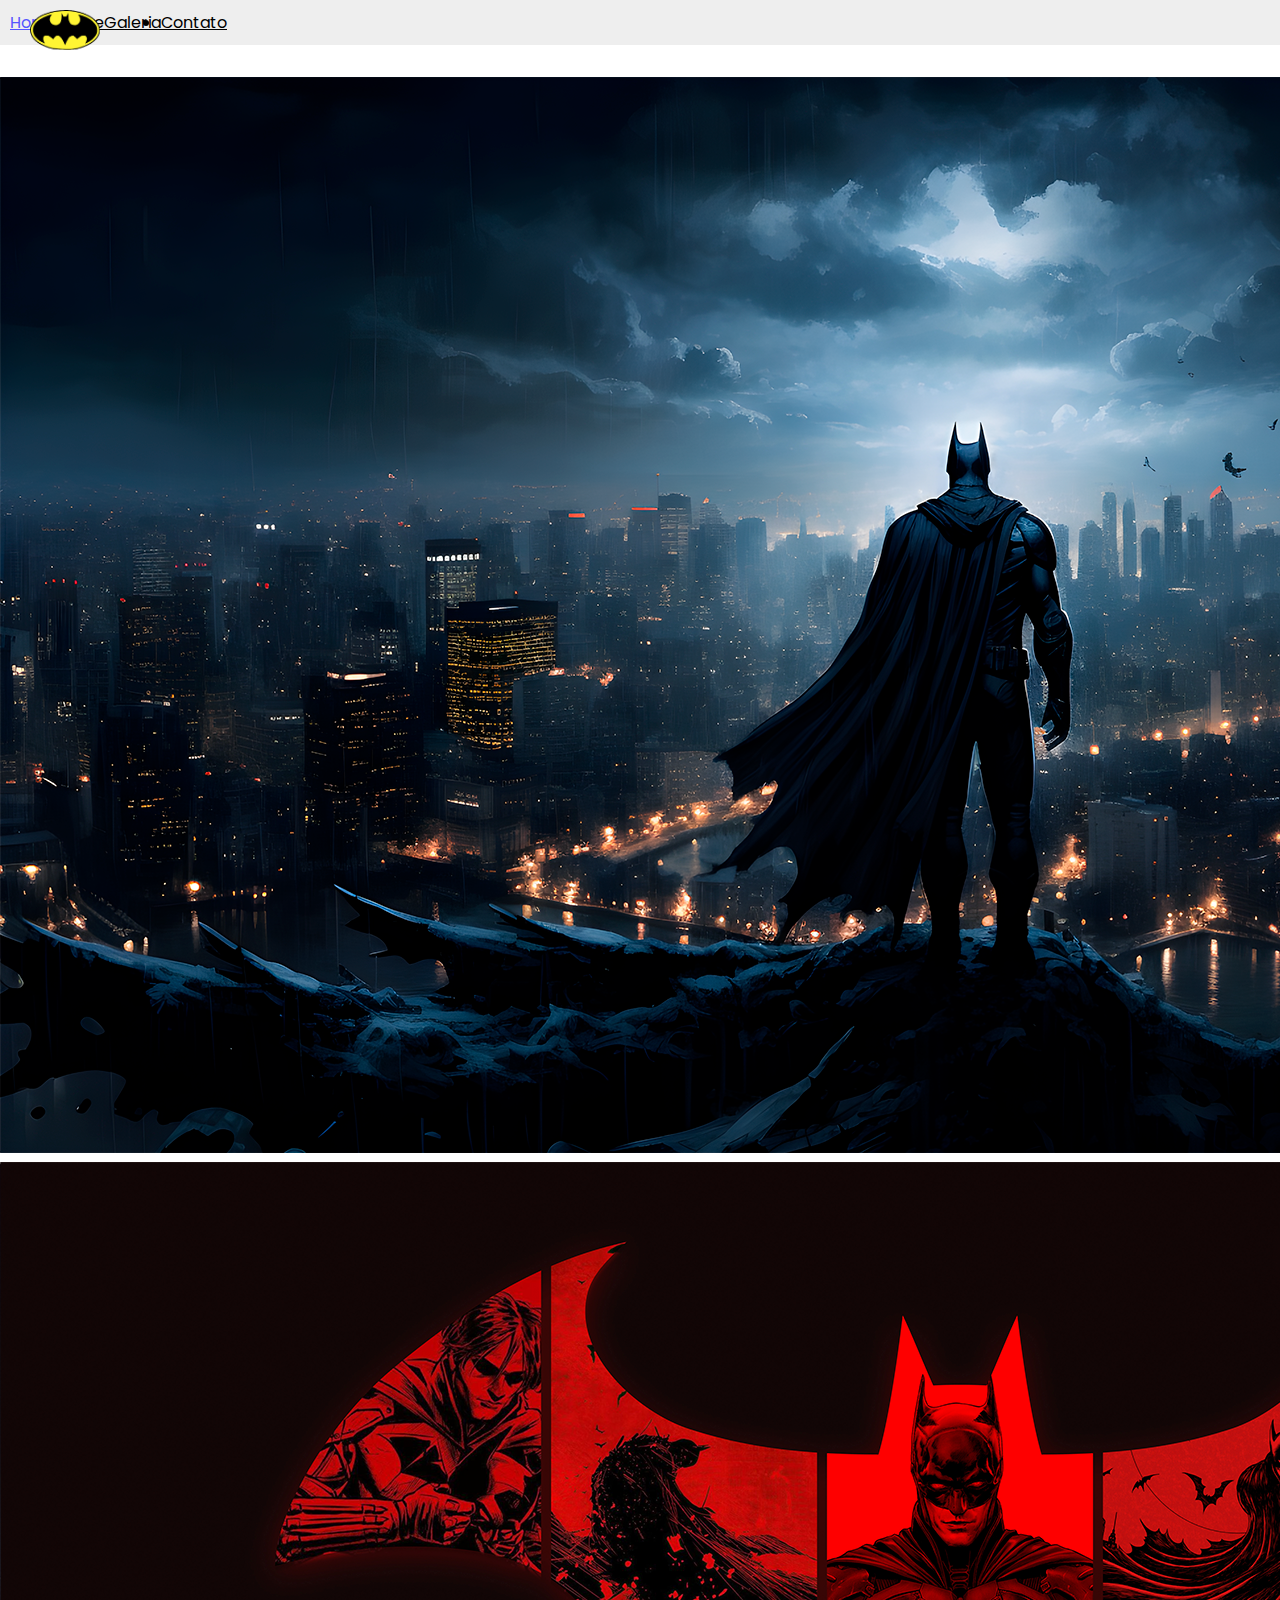
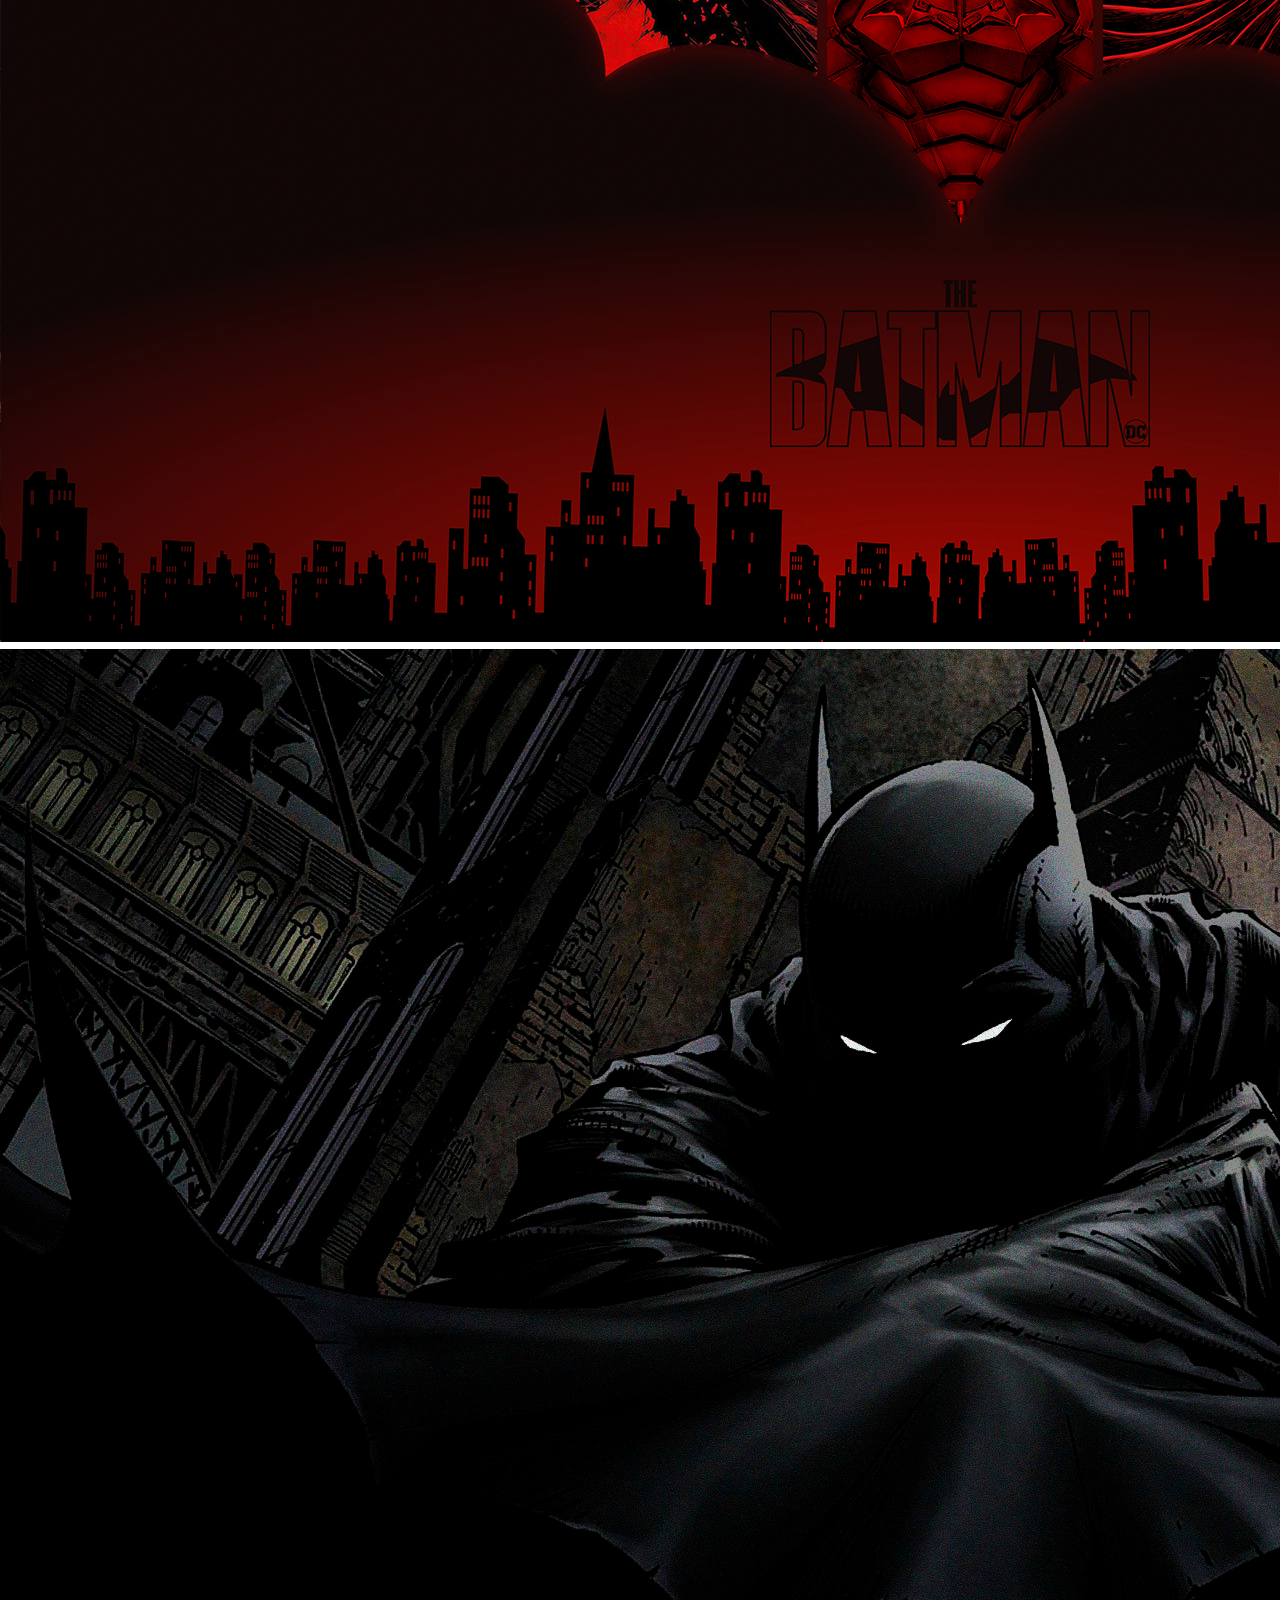
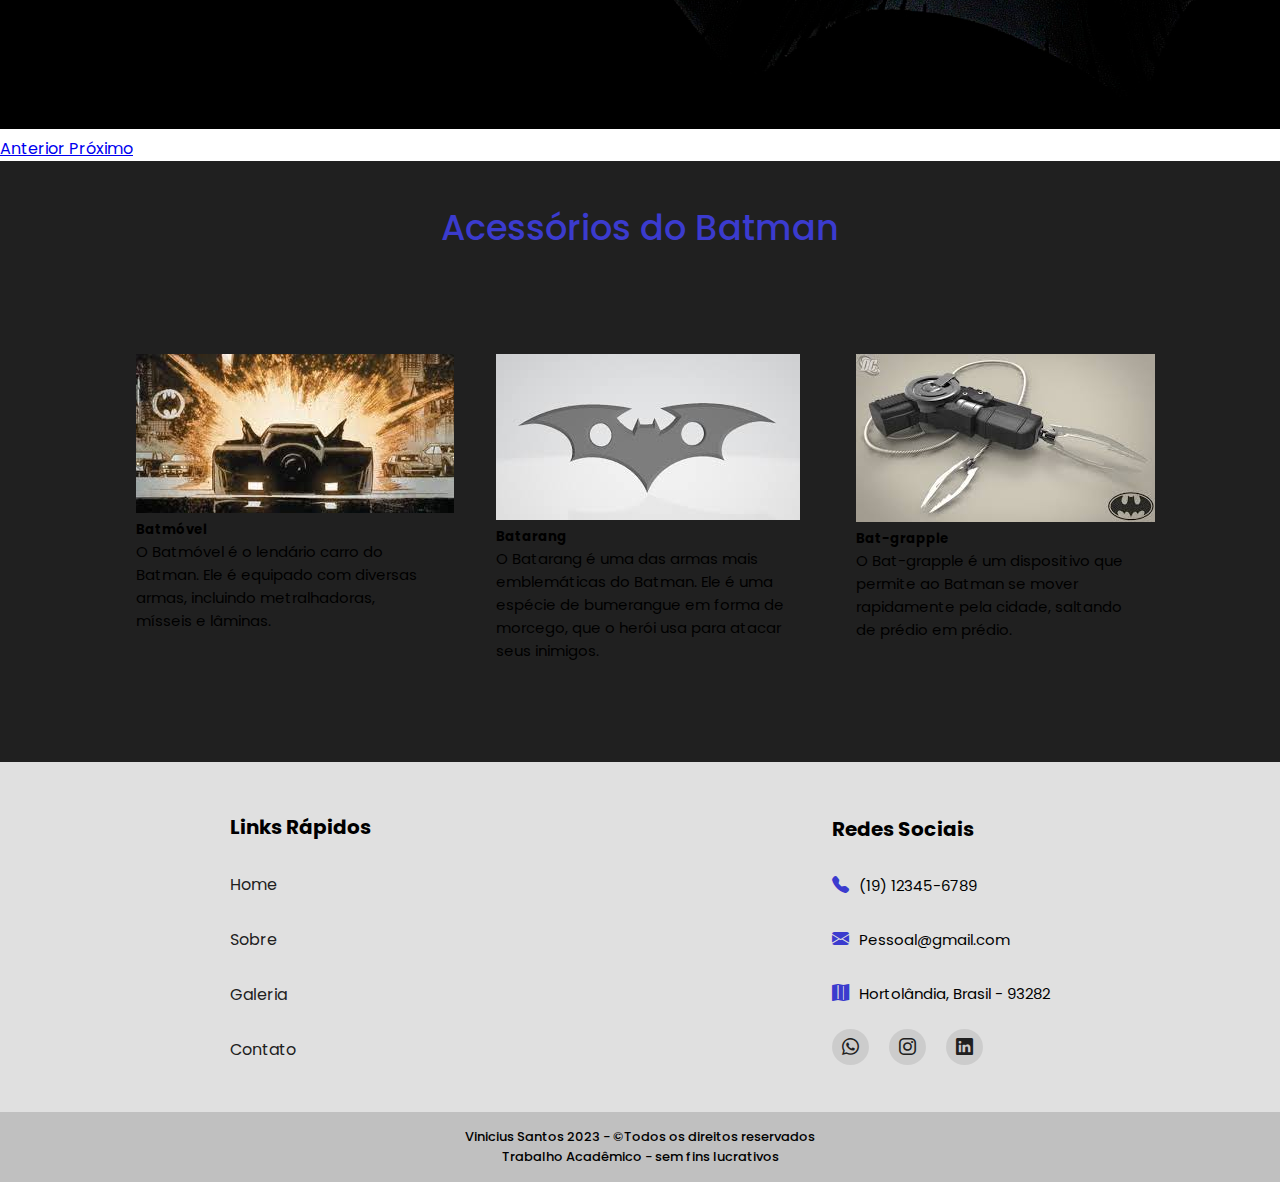
<file: index.html>
<!DOCTYPE html>
<html lang="pt-br">

<head>
    <!-- Meta tags Obrigatórias -->
    <meta charset="utf-8">
    <meta name="viewport" content="width=device-width, initial-scale=1, shrink-to-fit=no">
    <link rel="icon" type="image\jpg" href="img/icon-1.png">
    <link rel="stylesheet" href="style.css">
    <!-- Bootstrap CSS -->
    <link rel="stylesheet" href="https://stackpath.bootstrapcdn.com/bootstrap/4.1.3/css/bootstrap.min.css"
        integrity="sha384-MCw98/SFnGE8fJT3GXwEOngsV7Zt27NXFoaoApmYm81iuXoPkFOJwJ8ERdknLPMO" crossorigin="anonymous">

    <link rel="stylesheet" href="https://cdn.jsdelivr.net/npm/bootstrap-icons@1.11.1/font/bootstrap-icons.css">
    <script src="script.js"></script>
    <title>Home | Batman</title>
</head>

<body>
    <!--navbar------------------------------------------>
    <a href="index.html"><img src="img/icon-2.png" width="70px" height="40px" id="img-2"></a>
    <ul class="nav justify-content-end">
        <li class="nav-item">
            <a class="nav-link active" href="index.html">Home</a>
        </li>
        <li class="nav-item">
            <a class="nav-link" href="sobre.html">Sobre</a>
        </li>
        <li class="nav-item">
            <a class="nav-link" href="galeria.html">Galeria</a>
        </li>
        <li class="nav-item">
            <a class="nav-link" href="contato.html">Contato</a>
        </li>
    </ul>

    <!--Carroussel--------------------------------------------------->

    <div id="carouselExampleIndicators" class="carousel slide" data-ride="carousel">
        <ol class="carousel-indicators">
            <li data-target="#carouselExampleIndicators" data-slide-to="0" class="active"></li>
            <li data-target="#carouselExampleIndicators" data-slide-to="1"></li>
            <li data-target="#carouselExampleIndicators" data-slide-to="2"></li>
        </ol>
        <div class="carousel-inner">
            <div class="carousel-item active">
                <img class="d-block w-100" src="img/carrossel-1.png" alt="Primeiro Slide">
            </div>
            <div class="carousel-item">
                <img class="d-block w-100" src="img/carrossel-2.png" alt="Segundo Slide">
            </div>
            <div class="carousel-item">
                <img class="d-block w-100" src="img/carrossel-3.png" alt="Terceiro Slide">
            </div>
        </div>
        <a class="carousel-control-prev" href="#carouselExampleIndicators" role="button" data-slide="prev">
            <span class="carousel-control-prev-icon" aria-hidden="true"></span>
            <span class="sr-only">Anterior</span>
        </a>
        <a class="carousel-control-next" href="#carouselExampleIndicators" role="button" data-slide="next">
            <span class="carousel-control-next-icon" aria-hidden="true"></span>
            <span class="sr-only">Próximo</span>
        </a>
    </div>

    <!--Cards-------------------------------------------------------------->
    <div class="cards">
        <h1 class="info-acessorios">Acessórios do Batman</h1>
        <div class="alin-cards">
            <div class="card" style="width: 18rem;">
                <img class="card-img-top" src="img/batmóvel.jpg" alt="Imagem de capa do card">
                <div class="card-body">
                    <h5 class="card-title">Batmóvel</h5>
                    <p class="card-text">O Batmóvel é o lendário carro do Batman. Ele é equipado com diversas armas,
                        incluindo metralhadoras, mísseis e lâminas.</p>
                </div>
            </div>
            <div class="card" style="width: 18rem;">
                <img class="card-img-top" src="img/batarang.jpg" alt="Imagem de capa do card">
                <div class="card-body">
                    <h5 class="card-title">Batarang</h5>
                    <p class="card-text">O Batarang é uma das armas mais emblemáticas do Batman. Ele é uma espécie de
                        bumerangue em forma de morcego, que o herói usa para atacar seus inimigos.
                    </p>
                </div>
            </div>
            <div class="card" style="width: 18rem;">
                <img class="card-img-top" src="img/Bat-grapple.jpg" alt="Imagem de capa do card">
                <div class="card-body">
                    <h5 class="card-title">Bat-grapple</h5>
                    <p class="card-text">O Bat-grapple é um dispositivo que permite ao Batman se mover rapidamente pela
                        cidade, saltando de prédio em prédio.</p>
                </div>
            </div>
        </div>
    </div>
    <!--Footer-->
    <div id="sobe">
        <a href="#">
            <div class="container-sobe">
                <i class="bi bi-arrow-up-short"></i>
            </div>
        </a>
    </div>
    <footer class="footer">
        <div class="navbar-radape">
            <h1>Links Rápidos</h1>
            <a href="index.html">Home</a>
            <a href="sobre.html">Sobre</a>
            <a href="galeria.html">Galeria</a>
            <a href="contato.html">Contato</a>
        </div>
        <div class="navbar-socials">
            <h1>Redes Sociais</h1>
            <h4><i class="bi bi-telephone-fill"></i>(19) 12345-6789</h4>
            <h4><i class="bi bi-envelope-fill"></i>Pessoal@gmail.com</h4>
            <h4><i class="bi bi-map-fill"></i>Hortolândia, Brasil - 93282</h4>
            <div class="box-icons-sociais">
                <a
                    href="https://wa.me/5519989698686?text=Fiquei+interessado%28a%29+com+seu+trabalho%2C+e+queria+saber+mais+como+voc%C3%AA%2C+como+desenvolvedor+Front-End"><i
                        class="bi bi-whatsapp"></i></a>
                <a href="https://www.instagram.com/migliaccio_s2/"><i class="bi bi-instagram"></i></a>
                <a href="https://www.linkedin.com/in/vinicius-santos-47295828b"><i class="bi bi-linkedin"></i></a>
            </div>
        </div>
    </footer>
    <div class="footer-low">
        <h5 class="text-footer">
            Vinicius Santos 2023 - &copyTodos os direitos reservados
            <br>Trabalho Acadêmico - sem fins lucrativos
        </h5>
    </div>

    <!-- JavaScript (Opcional) -->
    <!-- jQuery primeiro, depois Popper.js, depois Bootstrap JS -->
    <script src="https://code.jquery.com/jquery-3.3.1.slim.min.js"
        integrity="sha384-q8i/X+965DzO0rT7abK41JStQIAqVgRVzpbzo5smXKp4YfRvH+8abtTE1Pi6jizo"
        crossorigin="anonymous"></script>
    <script src="https://cdnjs.cloudflare.com/ajax/libs/popper.js/1.14.3/umd/popper.min.js"
        integrity="sha384-ZMP7rVo3mIykV+2+9J3UJ46jBk0WLaUAdn689aCwoqbBJiSnjAK/l8WvCWPIPm49"
        crossorigin="anonymous"></script>
    <script src="https://stackpath.bootstrapcdn.com/bootstrap/4.1.3/js/bootstrap.min.js"
        integrity="sha384-ChfqqxuZUCnJSK3+MXmPNIyE6ZbWh2IMqE241rYiqJxyMiZ6OW/JmZQ5stwEULTy"
        crossorigin="anonymous"></script>
</body>

</html>
</file>
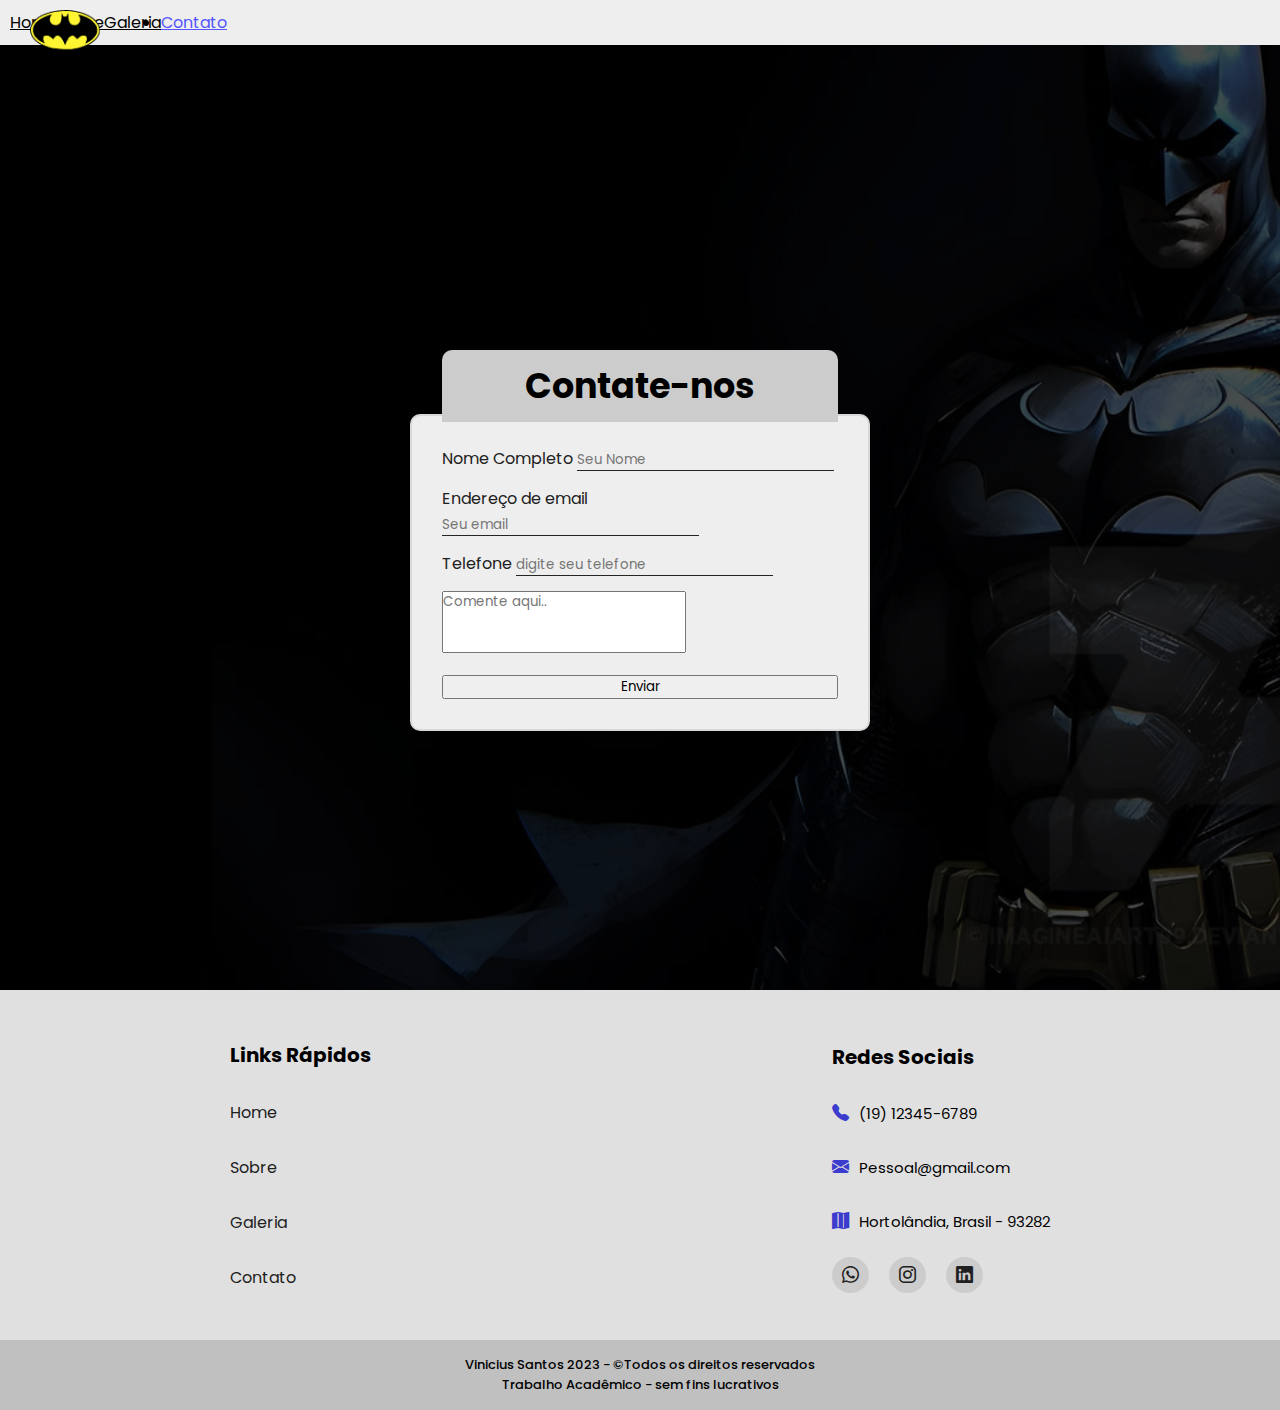
<file: contato.html>
<!DOCTYPE html>
<html lang="pt-br">

<head>
    <!-- Meta tags Obrigatórias -->
    <meta charset="utf-8">
    <meta name="viewport" content="width=device-width, initial-scale=1, shrink-to-fit=no">
    <link rel="icon" type="image\jpg" href="img/icon-1.png">
    <link rel="stylesheet" href="style.css">
    <script src="script.js"></script>
    <!-- Bootstrap CSS -->
    <link rel="stylesheet" href="https://stackpath.bootstrapcdn.com/bootstrap/4.1.3/css/bootstrap.min.css"
        integrity="sha384-MCw98/SFnGE8fJT3GXwEOngsV7Zt27NXFoaoApmYm81iuXoPkFOJwJ8ERdknLPMO" crossorigin="anonymous">

    <link rel="stylesheet" href="https://cdn.jsdelivr.net/npm/bootstrap-icons@1.11.1/font/bootstrap-icons.css">

    <title>Contato | Batman</title>
</head>

<body>
    <!--navbar------------------------------------------>
    <a href="index.html"><img src="img/icon-2.png" width="70px" height="40px" id="img-2"></a>
    <ul class="nav justify-content-end">
        <li class="nav-item">
            <a class="nav-link" href="index.html">Home</a>
        </li>
        <li class="nav-item">
            <a class="nav-link" href="sobre.html">Sobre</a>
        </li>
        <li class="nav-item">
            <a class="nav-link" href="galeria.html">Galeria</a>
        </li>
        <li class="nav-item">
            <a class="nav-link active" href="contato.html">Contato</a>
        </li>
    </ul>
    <!--Section-->
    <section id="section">
        <div class="imagem-background">
            <img src="img/Batman-Background-2.jpg" id="bg-img">
        </div>
        <div id="content">
            <h1>Contate-nos</h1>
            <form name="form1" action="index.html" method="get">
                <div class="form-group">
                    <label for="exampleInputEmail1">Nome Completo</label>
                    <input type="text" name="nome" class="form-control" id="exampleInputnome1"
                        aria-describedby="emailHelp" placeholder="Seu Nome">
                </div>
                <div class="form-group">
                    <label for="exampleInputEmail1">Endereço de email</label>
                    <input type="text" n name="email" class="form-control" id="exampleInputEmail1"
                        aria-describedby="emailHelp" placeholder="Seu email">
                </div>
                <div class="form-group">
                    <label for="exampleInputPassword1">Telefone</label>
                    <input type="text" name="telefone" class="form-control" id="exampleInputtelefone1"
                        placeholder="digite seu telefone">
                </div>
                <div class="form-group">

                    <textarea class="form-control" id="exampleFormControlTextarea1" placeholder="Comente aqui.."
                        rows="3"></textarea>
                </div>

                <button type="submit" class="btn btn-primary" onclick="return validar()" value="Enviar">Enviar</button>
            </form>
        </div>
    </section>
    <!--Footer-->
    <div id="sobe">
        <a href="#">
            <div class="container-sobe">
                <i class="bi bi-arrow-up-short"></i>
            </div>
        </a>
    </div>
    <footer class="footer">
        <div class="navbar-radape">
            <h1>Links Rápidos</h1>
            <a href="index.html">Home</a>
            <a href="sobre.html">Sobre</a>
            <a href="galeria.html">Galeria</a>
            <a href="contato.html">Contato</a>
        </div>
        <div class="navbar-socials">
            <h1>Redes Sociais</h1>
            <h4><i class="bi bi-telephone-fill"></i>(19) 12345-6789</h4>
            <h4><i class="bi bi-envelope-fill"></i>Pessoal@gmail.com</h4>
            <h4><i class="bi bi-map-fill"></i>Hortolândia, Brasil - 93282</h4>
            <div class="box-icons-sociais">
                <a
                    href="https://wa.me/5519989698686?text=Fiquei+interessado%28a%29+com+seu+trabalho%2C+e+queria+saber+mais+como+voc%C3%AA%2C+como+desenvolvedor+Front-End"><i
                        class="bi bi-whatsapp"></i></a>
                <a href="https://www.instagram.com/migliaccio_s2/"><i class="bi bi-instagram"></i></a>
                <a href="https://www.linkedin.com/in/vinicius-santos-47295828b"><i class="bi bi-linkedin"></i></a>
            </div>
        </div>
    </footer>
    <div class="footer-low">
        <h5 class="text-footer">
            Vinicius Santos 2023 - &copyTodos os direitos reservados
            <br>Trabalho Acadêmico - sem fins lucrativos
        </h5>
    </div>

    <!-- JavaScript (Opcional) -->
    <!-- jQuery primeiro, depois Popper.js, depois Bootstrap JS -->
    <script src="https://code.jquery.com/jquery-3.3.1.slim.min.js"
        integrity="sha384-q8i/X+965DzO0rT7abK41JStQIAqVgRVzpbzo5smXKp4YfRvH+8abtTE1Pi6jizo"
        crossorigin="anonymous"></script>
    <script src="https://cdnjs.cloudflare.com/ajax/libs/popper.js/1.14.3/umd/popper.min.js"
        integrity="sha384-ZMP7rVo3mIykV+2+9J3UJ46jBk0WLaUAdn689aCwoqbBJiSnjAK/l8WvCWPIPm49"
        crossorigin="anonymous"></script>
    <script src="https://stackpath.bootstrapcdn.com/bootstrap/4.1.3/js/bootstrap.min.js"
        integrity="sha384-ChfqqxuZUCnJSK3+MXmPNIyE6ZbWh2IMqE241rYiqJxyMiZ6OW/JmZQ5stwEULTy"
        crossorigin="anonymous"></script>
</body>

</html>
</file>
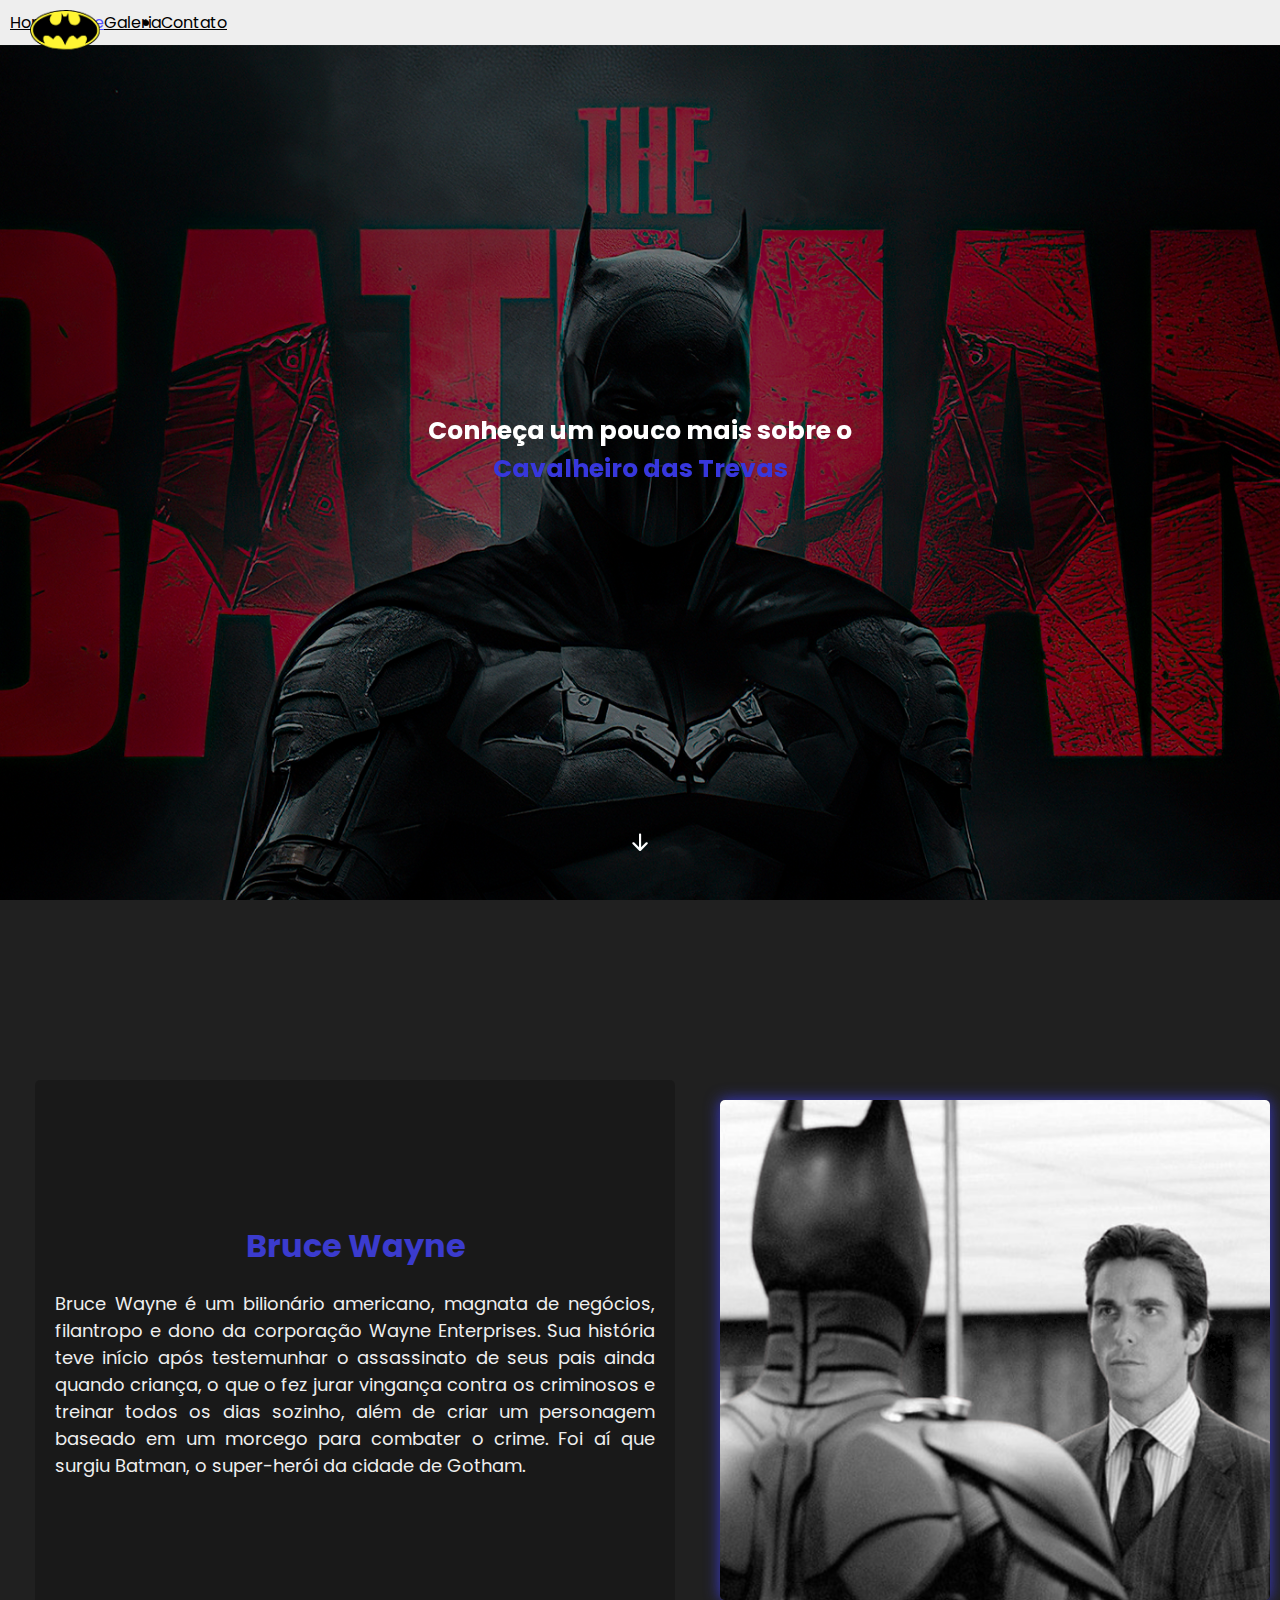
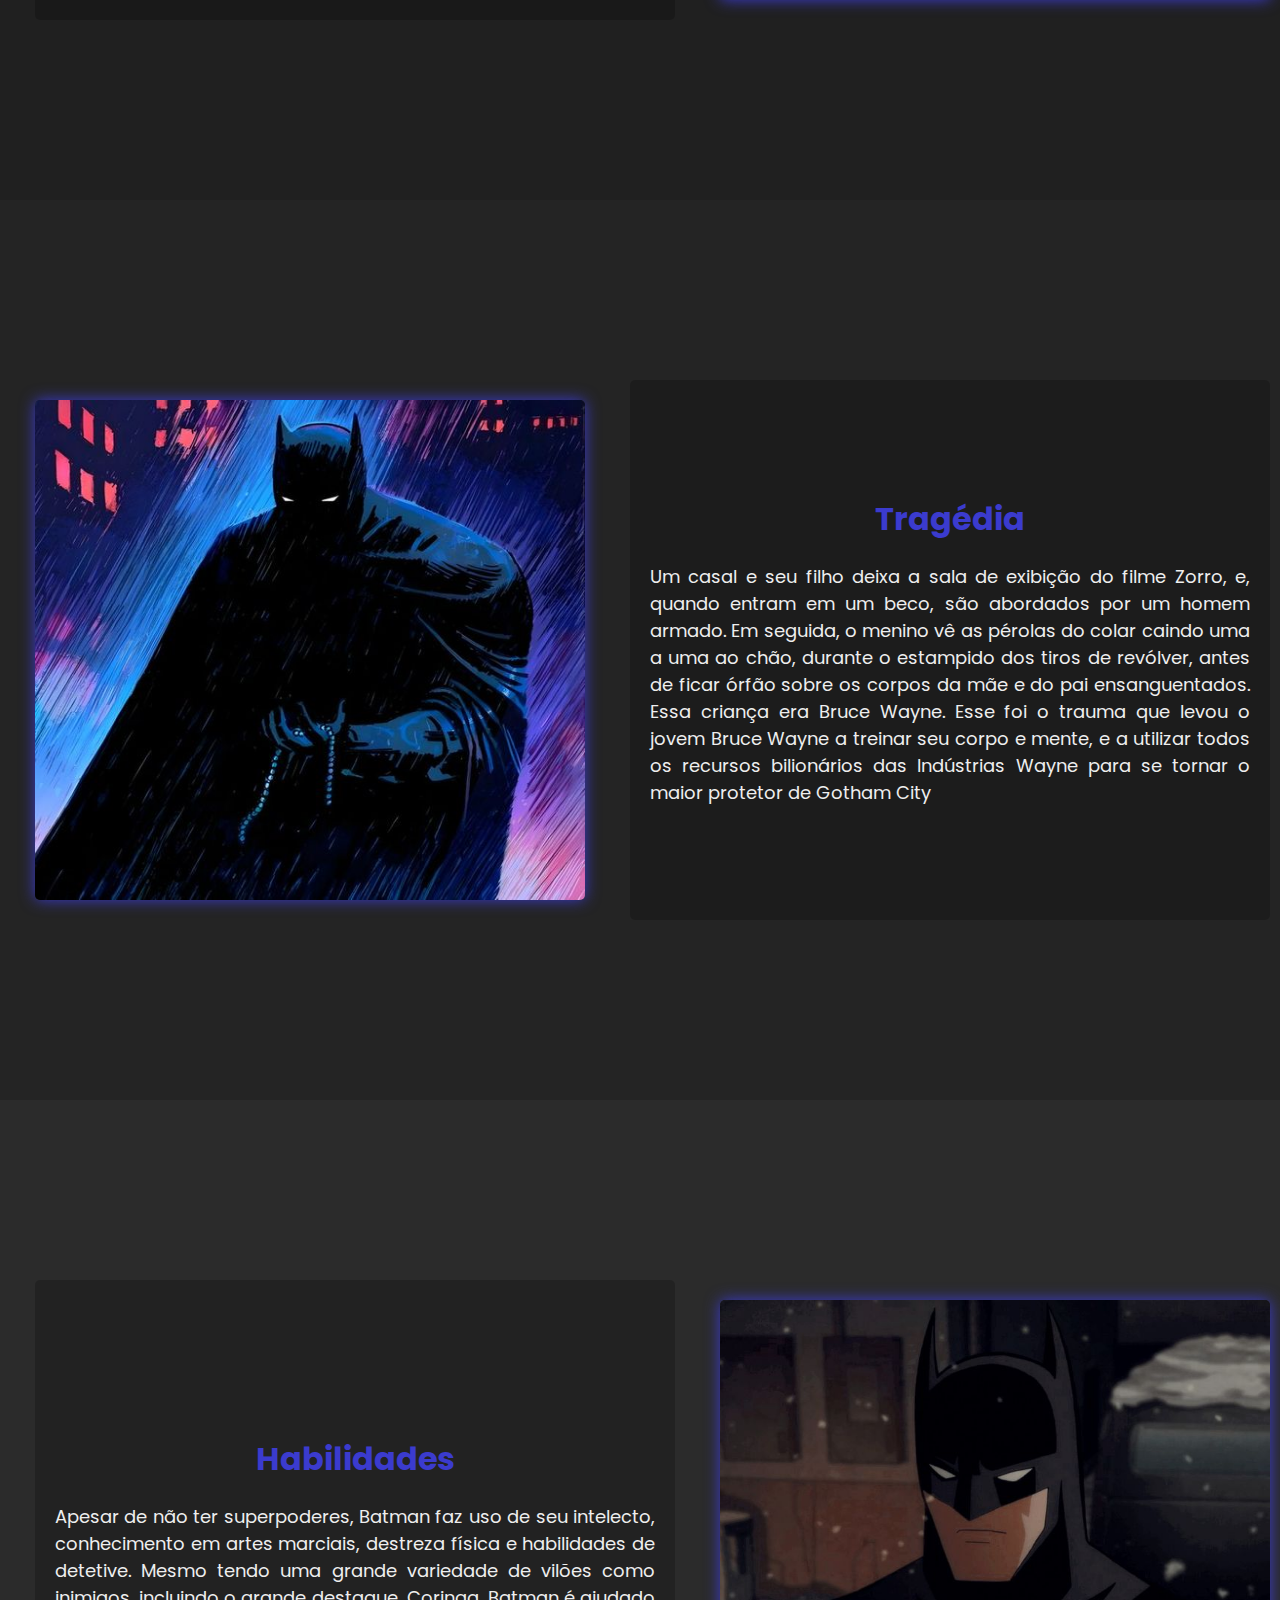
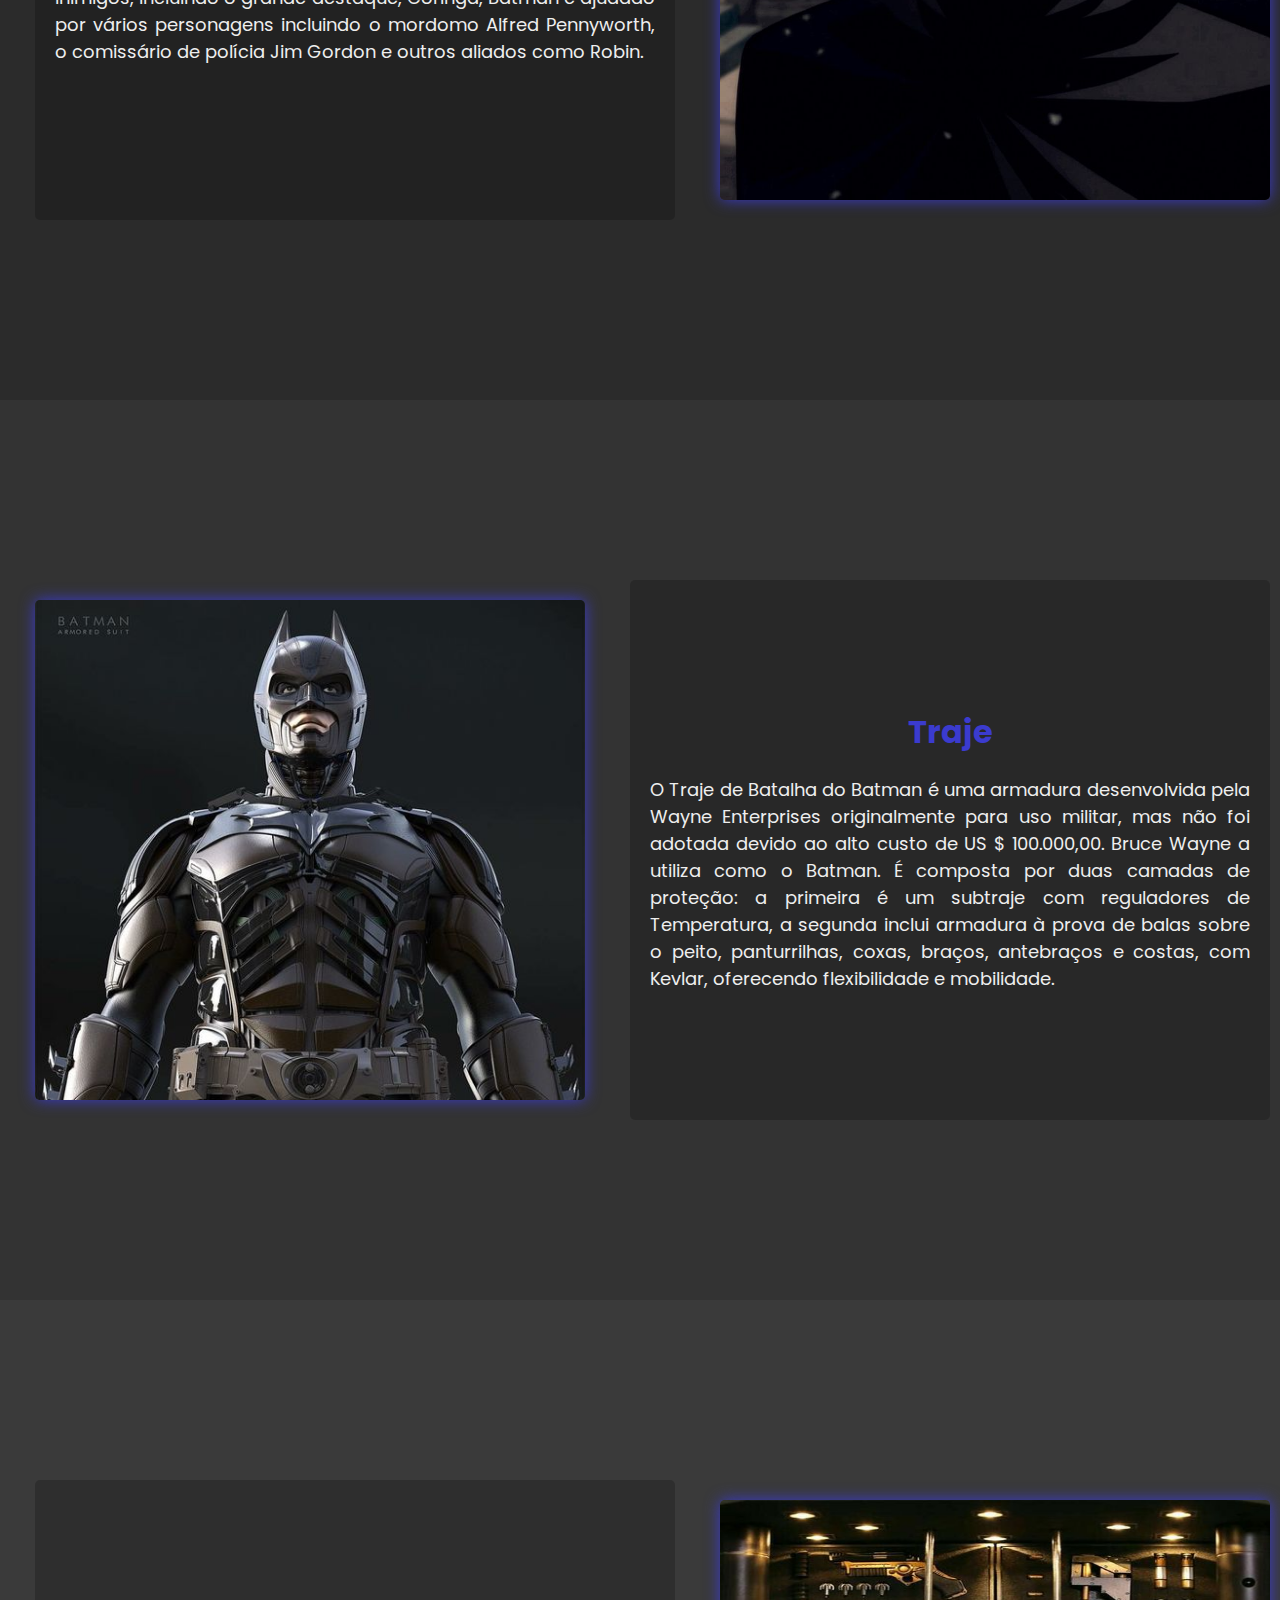
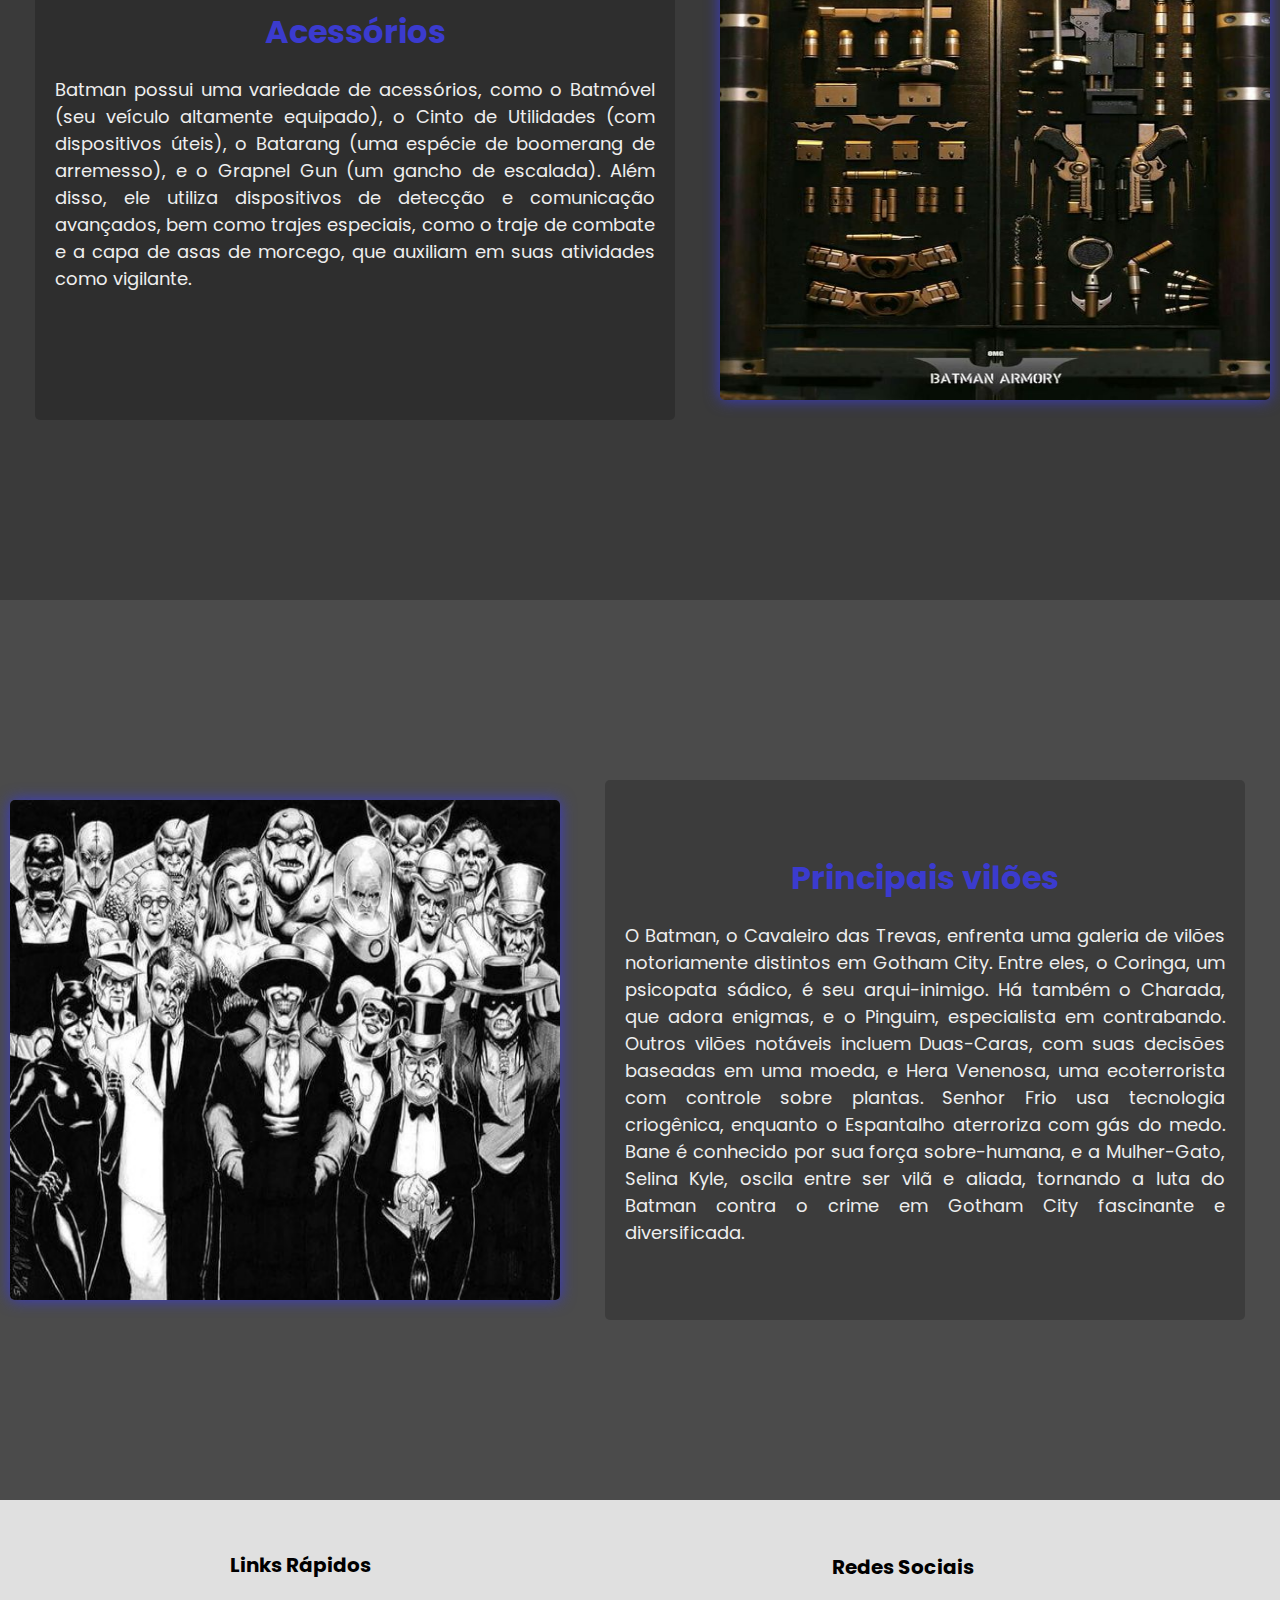
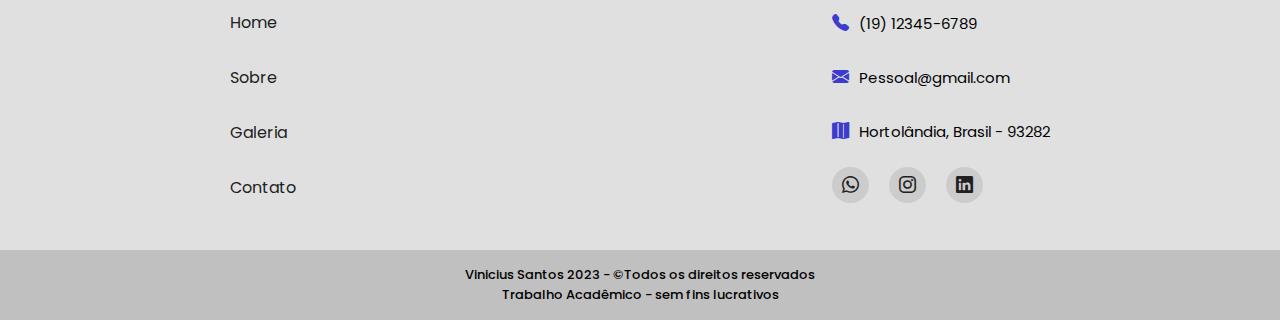
<file: sobre.html>
<!DOCTYPE html>
<html lang="pt-br">

<head>
    <!-- Meta tags Obrigatórias -->
    <meta charset="utf-8">
    <meta name="viewport" content="width=device-width, initial-scale=1, shrink-to-fit=no">
    <link rel="icon" type="image\jpg" href="img/icon-1.png">
    <link rel="stylesheet" href="style.css">
    <!-- Bootstrap CSS -->
    <link rel="stylesheet" href="https://stackpath.bootstrapcdn.com/bootstrap/4.1.3/css/bootstrap.min.css"
        integrity="sha384-MCw98/SFnGE8fJT3GXwEOngsV7Zt27NXFoaoApmYm81iuXoPkFOJwJ8ERdknLPMO" crossorigin="anonymous">

    <link rel="stylesheet" href="https://cdn.jsdelivr.net/npm/bootstrap-icons@1.11.1/font/bootstrap-icons.css">
    <script src="script.js"></script>
    <title>Conheça mais sobre Batman | Batman</title>
</head>

<body>

    <!--navbar------------------------------------------>
    <a href="index.html"><img src="img/icon-2.png" width="70px" height="40px" id="img-2"></a>
    <ul class="nav justify-content-end">
        <li class="nav-item">
            <a class="nav-link" href="index.html">Home</a>
        </li>
        <li class="nav-item">
            <a class="nav-link active" href="sobre.html">Sobre</a>
        </li>
        <li class="nav-item">
            <a class="nav-link" href="galeria.html">Galeria</a>
        </li>
        <li class="nav-item">
            <a class="nav-link" href="contato.html">Contato</a>
        </li>
    </ul>

    <!--Corpo-->
    <section id="section-1">
        <div class="imagem-background-2">
            <img src="img/Sobre-background.png" id="bg-img-2">
        </div>
        <div id="content-1">
            <h2>Conheça um pouco mais sobre o <br> <span>Cavalheiro das Trevas</span></h2>
            <div class="arrow-down">
                <a href="#section-2"><i class="bi bi-arrow-down-short"></i></a>
            </div>
        </div>
    </section>

    <section class="section-2" id="section-2">

        <div class="box-1" id="box-text">
            <h1>Bruce Wayne</h1>
            <p>Bruce Wayne é um bilionário americano, magnata de negócios, filantropo e dono da corporação Wayne
                Enterprises. Sua história teve início após testemunhar o assassinato de seus pais ainda quando criança,
                o que o fez jurar vingança contra os criminosos e treinar todos os dias sozinho, além de criar um
                personagem baseado em um morcego para combater o crime. Foi aí que surgiu Batman, o super-herói da
                cidade de Gotham.</p>
        </div>

        <div class="box-2">
            <img src="img/batman-sobre-1.png" alt="">
        </div>

    </section>

    <section class="section-2" id="section-3">

        <div class="box-1">
            <img src="img/batman-sobre-2.jpg" alt="">
        </div>

        <div class="box-2" id="box-text">
            <h1>Tragédia</h1>
            <p>Um casal e seu filho deixa a sala de exibição do filme Zorro, e, quando entram em um beco, são abordados
                por um homem armado. Em seguida, o menino vê as pérolas do colar caindo uma a uma ao chão, durante o
                estampido dos tiros de revólver, antes de ficar órfão sobre os corpos da mãe e do pai ensanguentados.
                Essa criança era Bruce Wayne. Esse foi o trauma que levou o jovem Bruce Wayne a treinar seu corpo e
                mente, e a utilizar todos os recursos bilionários das Indústrias Wayne para se tornar o maior protetor
                de Gotham City</p>
        </div>
    </section>

    <section class="section-2" id="section-4">
        <div class="box-1" id="box-text">
            <h1>Habilidades</h1>
            <p>Apesar de não ter superpoderes, Batman faz uso de seu intelecto, conhecimento em artes marciais, destreza
                física e habilidades de detetive. Mesmo tendo uma grande variedade de vilões como inimigos, incluindo o
                grande destaque, Coringa, Batman é ajudado por vários personagens incluindo o mordomo Alfred Pennyworth,
                o comissário de polícia Jim Gordon e outros aliados como Robin.</p>
        </div>
        <div class="box-2">
            <img src="img/batman-sobre-3.jpg" alt="">
        </div>
    </section>
    <section class="section-2" id="section-5">
        <div class="box-1">
            <img src="img/batman-sobre-4.jpg" alt="">
        </div>
        <div class="box-2" id="box-text">
            <h1>Traje</h1>
            <p>O Traje de Batalha do Batman é uma armadura desenvolvida pela Wayne Enterprises originalmente para uso
                militar, mas não foi adotada devido ao alto custo de US $ 100.000,00. Bruce Wayne a utiliza como o
                Batman. É composta por duas camadas de proteção: a primeira é um subtraje com reguladores de
                Temperatura, a segunda inclui armadura à prova de balas sobre o peito, panturrilhas, coxas, braços,
                antebraços e costas, com Kevlar, oferecendo flexibilidade e mobilidade.</p>
        </div>
    </section>
    <section class="section-2" id="section-6">
        <div class="box-1" id="box-text">
            <h1>Acessórios</h1>
            <p>Batman possui uma variedade de acessórios, como o Batmóvel (seu veículo altamente equipado), o Cinto de
                Utilidades (com dispositivos úteis), o Batarang (uma espécie de boomerang de arremesso), e o Grapnel Gun
                (um gancho de escalada). Além disso, ele utiliza dispositivos de detecção e comunicação avançados, bem
                como trajes especiais, como o traje de combate e a capa de asas de morcego, que auxiliam em suas
                atividades como vigilante.</p>
        </div>
        <div class="box-2">
            <img src="img/batman-sobre-5.jpg" alt="">
        </div>
    </section>
    <section class="section-2" id="section-7">
        <div class="box-2">
            <img src="img/batman-sobre-6.jpg" alt="">
        </div>
        <div class="box-1" id="box-text">
            <h1>Principais vilões</h1>
            <p>O Batman, o Cavaleiro das Trevas, enfrenta uma galeria de vilões notoriamente distintos em Gotham City.
                Entre eles, o Coringa, um psicopata sádico, é seu arqui-inimigo. Há também o Charada, que adora enigmas,
                e o Pinguim, especialista em contrabando. Outros vilões notáveis incluem Duas-Caras, com suas decisões
                baseadas em uma moeda, e Hera Venenosa, uma ecoterrorista com controle sobre plantas. Senhor Frio usa
                tecnologia criogênica, enquanto o Espantalho aterroriza com gás do medo. Bane é conhecido por sua força
                sobre-humana, e a Mulher-Gato, Selina Kyle, oscila entre ser vilã e aliada, tornando a luta do Batman
                contra o crime em Gotham City fascinante e diversificada.</p>
        </div>
    </section>
    <!--Footer-->
    <div id="sobe">
        <a href="#">
            <div class="container-sobe">
                <i class="bi bi-arrow-up-short"></i>
            </div>
        </a>
    </div>
    <footer class="footer">
        <div class="navbar-radape">
            <h1>Links Rápidos</h1>
            <a href="index.html">Home</a>
            <a href="sobre.html">Sobre</a>
            <a href="galeria.html">Galeria</a>
            <a href="contato.html">Contato</a>
        </div>
        <div class="navbar-socials">
            <h1>Redes Sociais</h1>
            <h4><i class="bi bi-telephone-fill"></i>(19) 12345-6789</h4>
            <h4><i class="bi bi-envelope-fill"></i>Pessoal@gmail.com</h4>
            <h4><i class="bi bi-map-fill"></i>Hortolândia, Brasil - 93282</h4>
            <div class="box-icons-sociais">
                <a
                    href="https://wa.me/5519989698686?text=Fiquei+interessado%28a%29+com+seu+trabalho%2C+e+queria+saber+mais+como+voc%C3%AA%2C+como+desenvolvedor+Front-End"><i
                        class="bi bi-whatsapp"></i></a>
                <a href="https://www.instagram.com/migliaccio_s2/"><i class="bi bi-instagram"></i></a>
                <a href="https://www.linkedin.com/in/vinicius-santos-47295828b"><i class="bi bi-linkedin"></i></a>
            </div>
        </div>
    </footer>
    <div class="footer-low">
        <h5 class="text-footer">
            Vinicius Santos 2023 - &copyTodos os direitos reservados
            <br>Trabalho Acadêmico - sem fins lucrativos
        </h5>
    </div>
    <!-- JavaScript (Opcional) -->
    <!-- jQuery primeiro, depois Popper.js, depois Bootstrap JS -->
    <script src="https://code.jquery.com/jquery-3.3.1.slim.min.js"
        integrity="sha384-q8i/X+965DzO0rT7abK41JStQIAqVgRVzpbzo5smXKp4YfRvH+8abtTE1Pi6jizo"
        crossorigin="anonymous"></script>
    <script src="https://cdnjs.cloudflare.com/ajax/libs/popper.js/1.14.3/umd/popper.min.js"
        integrity="sha384-ZMP7rVo3mIykV+2+9J3UJ46jBk0WLaUAdn689aCwoqbBJiSnjAK/l8WvCWPIPm49"
        crossorigin="anonymous"></script>
    <script src="https://stackpath.bootstrapcdn.com/bootstrap/4.1.3/js/bootstrap.min.js"
        integrity="sha384-ChfqqxuZUCnJSK3+MXmPNIyE6ZbWh2IMqE241rYiqJxyMiZ6OW/JmZQ5stwEULTy"
        crossorigin="anonymous"></script>
</body>

</html>
</file>
<file: style.css>
/*Importando a fonte*/
@import url('https://fonts.googleapis.com/css2?family=Poppins:wght@100;200;300;400;500;600;700;800;900&family=Roboto:wght@100;300;400;500;700;900&display=swap');

* {
    padding: 0;
    margin: 0;
    font-family: 'poppins', sans-serif;
    scroll-behavior: smooth;
    word-wrap: break-word;
}

/*Menu*/

ul {
    padding: 10px;
    position: fixed;
    display: flex;
    width: 100%;
    z-index: 997;
    background: #eee;
}

ul li a {
    color: #000;
}

.active {
    color: rgb(85, 85, 255);
}

#img-2 {
    position: fixed;
    top: 10px;
    left: 30px;
    z-index: 998;

}

/*--------------------------------------*/

/*Carroussel*/

.carousel-item {
    height: 100%;
}

.carousel-item img {
    height: 100%;
}

/*------------------------------------------*/

/*Cards*/
h1.info-acessorios {
    text-align: center;
    background: none;
    color: rgb(59, 59, 206);
    margin-top: 40px;
    font-size: 35px;
    font-weight: 500;
}

.cards {
    background: #202020;
    display: flex;
    flex-direction: column;
}

.alin-cards {
    display: flex;
    justify-content: space-around;
    padding: 100px;
    background: #202020;
}

.card-text {
    font-size: 15px;
}

/*----------------------------------------*/

/*Sobre*/

#section-1 {
    min-height: 100vh;
    position: relative;
}

#content-1 {
    position: absolute;
    bottom: 0;
    z-index: 2;
    height: 100vh;
    width: 100%;
    display: flex;
    flex-direction: column;
    justify-content: center;
    align-items: center;
}

#content-1 h2 {
    padding: 20px;
    border-radius: 10px;
    color: #fff;
    text-align: center;
    font-size: 25px;
    z-index: 5;
}

#content-1 span {
    color: rgb(55, 55, 221);

}

.arrow-down {
    position: absolute;
    bottom: 30px;
    z-index: 6;
}

.arrow-down i {
    font-size: 35px;
    color: #fff;

}

.imagem-background-2 {
    position: absolute;
    left: 0;
    width: 100%;
    z-index: -1;
    overflow: hidden;
}

#bg-img-2 {
    margin-top: 5vh;
    height: 110vh;
    width: 100%;
    object-fit: cover;
    filter: contrast(150%);
    filter: brightness(.5);
}

.section-2 {
    min-height: 100vh;
    background: #eee;
    display: flex;
    align-items: center;
    justify-content: space-around;
}

#section-2 {
    background: #202020;
}

#section-3 {
    background: #242424;
}

#section-4 {
    background: #2b2b2b;
}

#section-5 {
    background: #333333;
}

#section-6 {
    background: #3a3a3a;
}

#section-7 {
    background: #4b4b4b;
}

.box-1 {
    height: 500px;
    width: 600px;
    display: flex;
    flex-direction: column;
    align-items: center;
    justify-content: center;
}

#box-text {
    padding: 20px;
    gap: 20px;
    border-radius: 5px;
    background: rgba(0, 0, 0, .2);
    width: 600px;

}

.section-2 h1 {
    color: rgb(59, 59, 206);
    text-align: left;

}

.section-2 p {
    font-size: 18px;
    text-align: justify;
    color: #eee;
}

.box-2 {
    height: 500px;
    width: 500px;
    display: flex;
    flex-direction: column;
    align-items: center;
    justify-content: center;
    gap: 10px;

}

.section-2 img {
    height: 500px;
    width: 550px;
    border-radius: 5px;
    box-shadow: 0px 0px 15px rgb(59, 59, 206);
    ;
}

/*----------------------------------------*/

/*Galeria*/

.section-galeria {
    background: #2b2b2b;
    display: flex;
    flex-direction: column;
}

.container-galeria {
    display: flex;
    flex-direction: column;
    align-items: center;
    justify-content: center;
    padding: 5%;
}

.alin-fotos {
    display: flex;
    align-items: center;
    justify-content: center;
    flex-wrap: wrap
}

.container-img {
    width: 300px;
    height: 300px;
    margin: 8px;
    border-radius: 5px;
    box-shadow: 2px 2px 10px black;
    overflow: hidden;
}

.container-img img {
    width: 300px;
    height: 300px;
    transition: .5s;

}

.container-img img:hover {
    transform: scale(1.1);
}

/*--------------------------------------------------------------*/

/*Contato*/

#section {
    min-height: 110vh;
    position: relative;
}

.imagem-background {
    position: absolute;
    left: 0;
    width: 100%;
    z-index: -1;
    overflow: hidden;
}

#bg-img {
    height: 150vh;
    object-fit: cover;
    filter: contrast(150%);
    filter: brightness(.3);
}

#content {
    position: absolute;
    bottom: 0;
    height: 100vh;
    width: 100%;
    display: flex;
    flex-direction: column;
    justify-content: center;
    align-items: center;
}

#content h1 {
    background: #ccc;
    font-size: 35px;
    width: 396px;
    height: 8vh;
    display: flex;
    align-items: center;
    justify-content: center;
    border-top-right-radius: 10px;
    border-top-left-radius: 10px;
    margin-bottom: -8px;
    z-index: 5;
}

form {
    border: 2px solid #d8d8d8;
    background: #eee;
    width: 396px;
    border-radius: 10px;
    padding: 30px;
    display: flex;
    flex-direction: column;
    gap: 15px;
}

form label, smaal {
    color: #202020;
}

.form-group input {
    border: none;
    border-bottom: 1px solid #252525;
    border-radius: 0px;
    background: none;
}

.form-group input:focus {
    box-shadow: none;
    background: none;
    border-color: #252525;
}

.form-group textarea:focus {
    box-shadow: none;
    border-color: #252525;
}

#exampleCheck1:hover {
    cursor: pointer;
}

#exampleFormControlTextarea1 {
    resize: none;
}

/*--------------------------------------*/

/*Rodapé*/

.footer {
    background: #e0e0e0;
    width: 100%;
    height: 350px;
    display: flex;
    justify-content: space-around;
    align-items: center;
}

.navbar-radape {
    display: flex;
    flex-direction: column;
    gap: 30px;
}

.navbar-radape h1 {
    font-size: 20px;

}

.navbar-radape a {
    text-decoration: none;
    color: #202020;
    transition: .4s all;
}

.navbar-radape a:hover {
    color: rgb(59, 59, 206);
}

.navbar-socials {
    display: flex;
    flex-direction: column;
    gap: 28px;
}

.navbar-socials h1 {
    font-size: 20px;

}

.navbar-socials h4 {
    display: flex;
    align-items: center;
    font-size: 15px;
    font-weight: normal;
}

.navbar-socials i {
    color: rgb(59, 59, 206);
    font-size: 17px;
    margin-right: 10px;
}

.box-icons-sociais {
    display: flex;
    gap: 10px;
}

.box-icons-sociais i {
    background: #ccc;
    border-radius: 50%;
    padding: 6px 10px;
    color: #202020;
    transition: .5s;
}

.box-icons-sociais i:hover {
    background: rgb(62, 62, 255);
    color: #eee;
}

.footer-low {

    display: flex;
    justify-content: center;
    align-items: center;
    background: #c0c0c0;
    width: 100%;
    height: 70px;
}

.text-footer {
    text-align: center;
    color: black;
    font-weight: 500;
    font-size: 13px;
}

/*Seta sobe*/
#sobe {
    opacity: 0;
    transition: .5s ease;
    transition: opacity 0.3s ease;
}

#sobe.rolagem {
    opacity: 1;
    z-index: 99;
}

.container-sobe {
    position: fixed;
    right: 20px;
    bottom: 20px;
    width: 35px;
    height: 35px;
    border-radius: 50%;
    display: flex;
    background: rgb(59, 59, 206);
    color: aliceblue;
    font-size: 20px;
    align-items: center;
    justify-content: center;
    transition: .3s;
}

.container-sobe:hover {
    background: rgb(59, 59, 206);
    box-shadow: 0px 0px 5px rgb(72, 72, 241);
}



@media (max-width: 768px) {
    .carousel-item {
        height: 100%;
        margin-top: 5vh;
    }

    ul {
        padding: 10px;
        position: fixed;
        display: flex;
        justify-content: center;
        width: 100%;
        z-index: 997;
        background: #eee;
    }

    #img-2 {
        display: none;
    }

    /*Sobre*/
    .section-2 {
        min-height: 130vh;
        background: #eee;
        display: flex;
        flex-direction: column;
        align-items: center;
        justify-content: space-around;
    }

    .box-1 {
        height: 500px;
        width: 100%;
        display: flex;
        flex-direction: column;
        align-items: center;
        justify-content: center;
    }

    #box-text {
        padding: 20px;
        gap: 20px;
        border-radius: 5px;
        background: rgba(0, 0, 0, .2);
        height: 100%;
        width: 85%;
        margin-top: 10vh;
        margin-bottom: 5vh;

    }

    .section-2 h1 {
        color: rgb(59, 59, 206);
        text-align: left;
        font-size: 20px;

    }

    .section-2 p {
        font-size: 15px;
        text-align: justify;
        color: #eee;
    }

    .box-2 {
        height: 500px;
        width: 100%;
        display: flex;
        flex-direction: column;
        align-items: center;
        justify-content: center;
        gap: 10px;

    }

    .section-2 img {
        height: 50vh;
        width: 90%;
        border-radius: 5px;
        box-shadow: 0px 0px 15px rgb(59, 59, 206);
        ;
    }

    /*-----------------------------------------------*/


    #content {
        height: 100vh;
        width: 100%;
        display: flex;
        flex-direction: column;
        justify-content: center;
        align-items: center;
    }

    #section {
        min-height: 110vh;
    }

    form {
        width: 90%;
    }

    #content h1 {
        font-size: 25px;
        width: 90%;
        padding: 10px;
        margin-bottom: -8px;
    }

    .alin-cards {
        flex-direction: column;
        align-items: center;
        gap: 20px;
        padding: 30px 0px;

    }

    .footer {
        align-items: flex-start;
        flex-direction: column;
        height: 100vh;
    }

    .navbar-radape {
        display: flex;
        flex-direction: column;
        gap: 30px;
        width: 90%;
        padding: 0px 5%;
    }

    .navbar-radape a {
        width: 60%;
        font-weight: 600;
    }

    .navbar-socials {
        justify-content: left;
        padding: 0px 5%;
    }

    .navbar-socials h4 {
        font-size: 13px;
        font-weight: 600;
    }

    .text-footer {
        font-size: 10px;
        font-weight: bold;
    }

    .container-sobe:hover {
        background: rgb(59, 59, 206);
        box-shadow: 0px 0px 0px rgb(71, 71, 235);
    }
}
</file>
